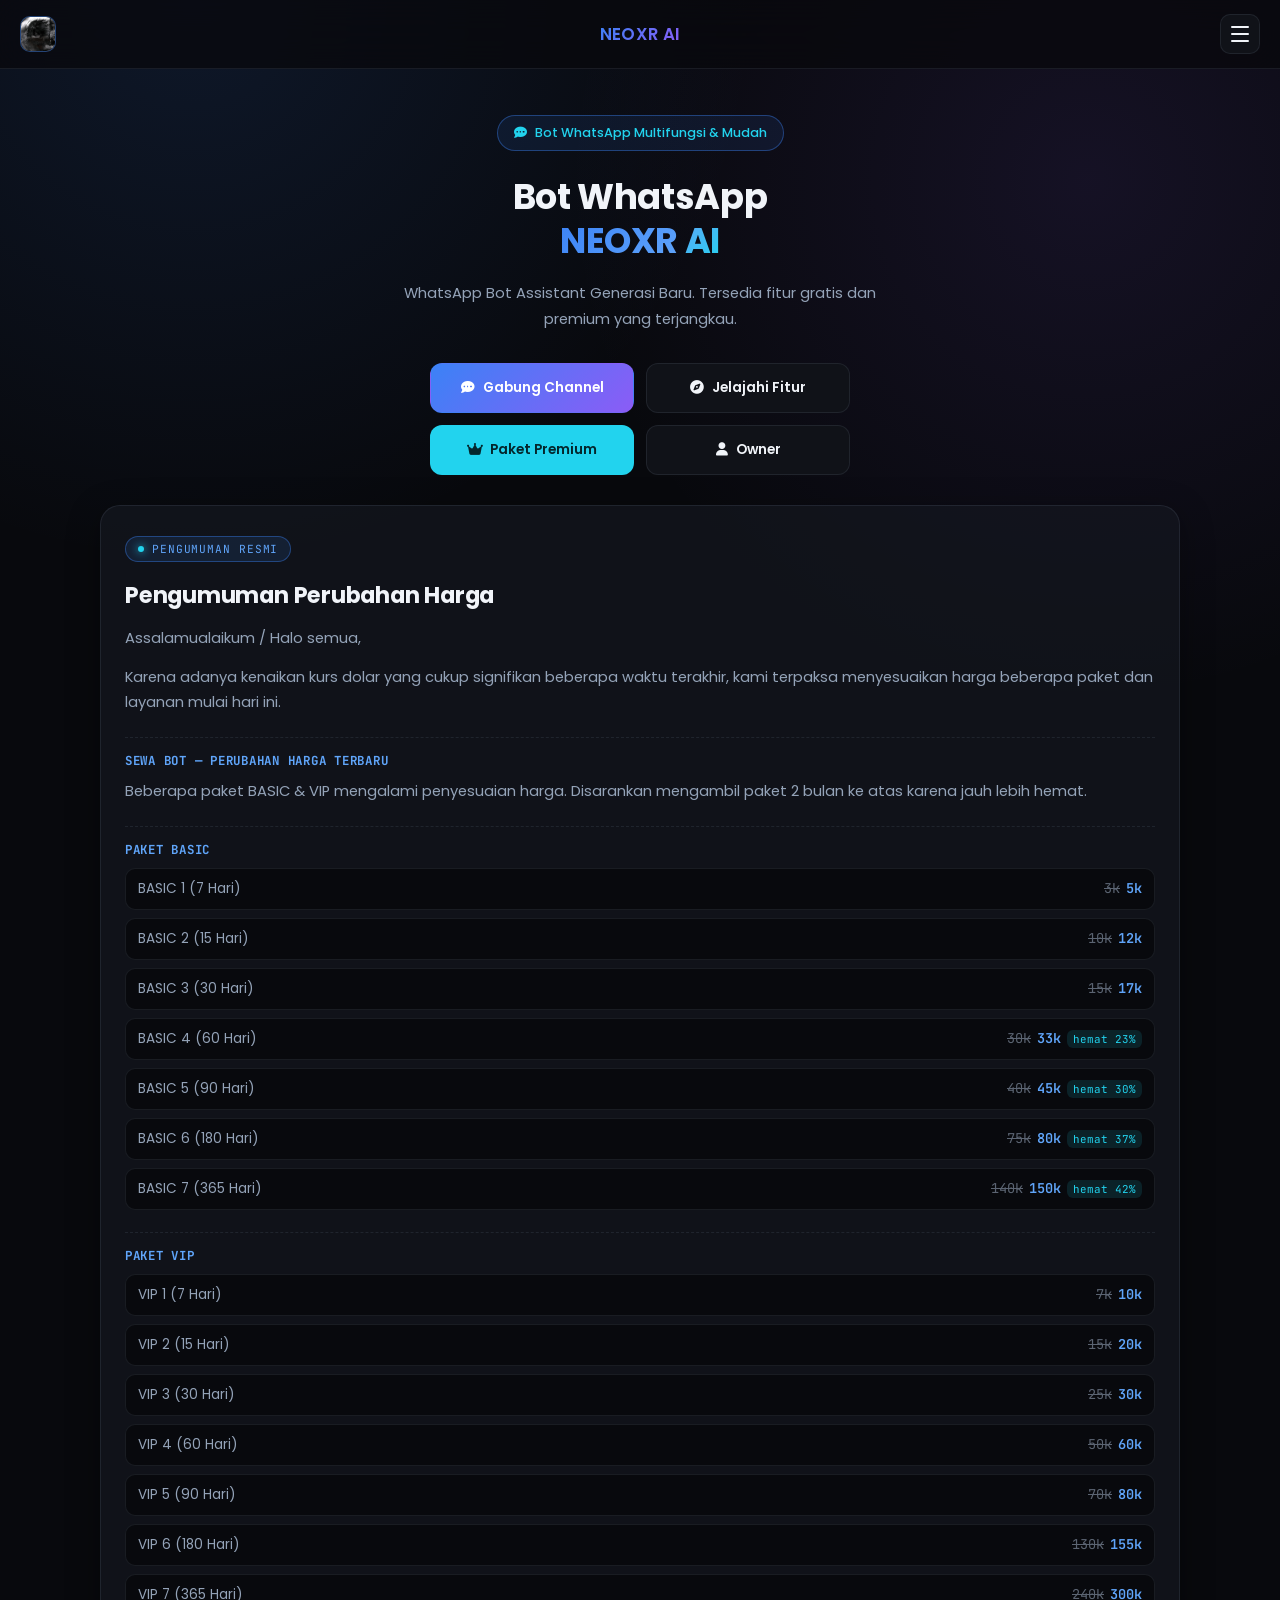
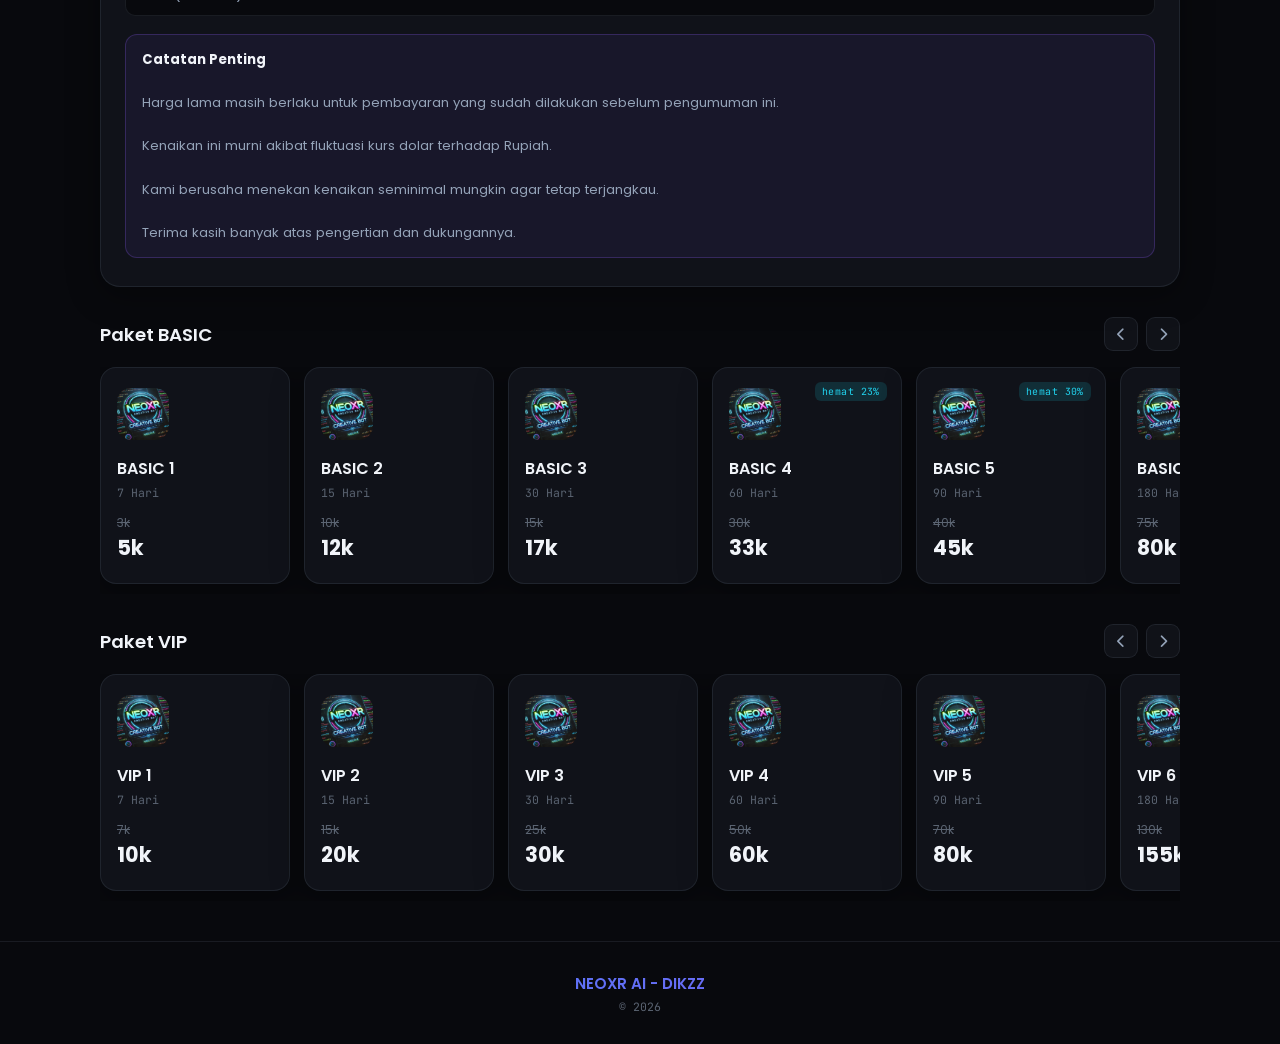
<file: index.html>
<!DOCTYPE html>
<html lang="id">
<head>
<meta charset="UTF-8">
<meta name="viewport" content="width=device-width, initial-scale=1.0">
<title>NEOXR AI - WhatsApp Bot Assistant</title>
<link rel="preconnect" href="https://fonts.googleapis.com">
<link href="https://fonts.googleapis.com/css2?family=Poppins:wght@400;500;600;700&family=JetBrains+Mono:wght@400;500;600&display=swap" rel="stylesheet">
<link rel="stylesheet" href="https://cdnjs.cloudflare.com/ajax/libs/font-awesome/6.5.1/css/all.min.css">
<link rel="stylesheet" href="style.css">
<script src="i18n.js"></script>
</head>
<body data-page-title="title.index">

<div id="loading-screen">
  <div class="loader-ring"></div>
  <div class="loader-terminal"><span id="loader-text">booting neoxr_ai</span><span class="cursor"></span></div>
</div>

<div class="nav-overlay" id="nav-overlay"></div>

<nav class="navbar">
  <div class="nav-left">
    <img src="assets/img/logo.png" alt="Logo" class="nav-logo" id="nav-logo" loading="lazy">
  </div>
  <div class="nav-center" id="nav-title">NEOXR AI</div>
  <button class="hamburger" id="hamburger-btn" aria-label="Menu">
    <span></span><span></span><span></span>
  </button>
</nav>

<div class="nav-menu" id="nav-menu">
  <div class="nav-menu-header">
    <div class="nav-menu-brand">
      <img src="assets/img/logo.png" alt="Logo" id="nav-menu-logo" loading="lazy">
      <span id="nav-menu-name">NEOXR AI</span>
    </div>
    <button class="nav-close" id="nav-close" data-i18n-aria="nav.menu.close" aria-label="Tutup menu"><i class="fa-solid fa-xmark"></i></button>
  </div>

  <div class="nav-group-label" data-i18n="nav.group.main">Utama</div>
  <ul class="nav-menu-list">
    <li><a href="index.html" class="active"><i class="fa-solid fa-house"></i><span data-i18n="nav.beranda">Beranda</span></a></li>
    <li><a href="tentang.html"><i class="fa-solid fa-download"></i><span data-i18n="nav.fitur">Fitur Bot</span></a></li>
    <li><a href="tentang.html#faq-list"><i class="fa-solid fa-comment"></i><span data-i18n="nav.faq">Tanya Jawab</span></a></li>
  </ul>

  <div class="nav-group-label" data-i18n="nav.group.layanan">Layanan</div>
  <ul class="nav-menu-list">
    <li><a href="pembayaran.html"><i class="fa-solid fa-credit-card"></i><span data-i18n="nav.paket">Paket Harga</span></a></li>
    <li><a href="owner.html"><i class="fa-solid fa-user-tie"></i><span data-i18n="nav.owner">Owner</span></a></li>
  </ul>

  <div class="nav-group-label" data-i18n="nav.group.info">Informasi</div>
  <ul class="nav-menu-list">
    <li><a href="tentang.html"><i class="fa-solid fa-circle-info"></i><span data-i18n="nav.tentang">Tentang Bot</span></a></li>
  </ul>

  <div class="nav-menu-footer">
    <div class="nav-pref-row">
      <button class="nav-pref-btn"><i class="fa-solid fa-globe"></i><span data-i18n="nav.lang">Indonesia</span></button>
      <button class="nav-pref-btn"><i class="fa-solid fa-moon"></i><span data-i18n="nav.theme">Gelap</span></button>
    </div>
    <a href="https://whatsapp.com/channel/0029Vb6dW5Z1iUxSKLbWrs19" class="nav-action-btn primary"><i class="fa-solid fa-comment-dots"></i><span data-i18n="nav.join">Gabung Channel</span></a>
  </div>
</div>

<main>
  <div class="container">

    <section class="hero-section fade-in">
      <span class="hero-badge"><i class="fa-solid fa-comment-dots"></i><span id="hero-badge-text" data-i18n="hero.badge">Bot WhatsApp Multifungsi & Mudah</span></span>
      <h1 class="hero-title"><span data-i18n="hero.title.line1">Bot WhatsApp</span><br><span class="grad-blue" id="hero-title-1">NEOXR</span> <span class="grad-cyan" id="hero-title-2">AI</span></h1>
      <p class="hero-desc" id="hero-desc">Bot WhatsApp multifungsi dengan fitur lengkap untuk aktivitas harianmu, lengkap dengan paket gratis dan premium yang terjangkau.</p>
      <div class="hero-actions">
        <a href="https://whatsapp.com/channel/0029Vb6dW5Z1iUxSKLbWrs19" class="hero-btn style-violet"><i class="fa-solid fa-comment-dots"></i><span data-i18n="nav.join">Gabung Channel</span></a>
        <a href="tentang.html" class="hero-btn style-outline"><i class="fa-solid fa-compass"></i><span data-i18n="hero.explore">Jelajahi Fitur</span></a>
        <a href="pembayaran.html" class="hero-btn style-cyan"><i class="fa-solid fa-crown"></i><span data-i18n="hero.premium">Paket Premium</span></a>
        <a href="owner.html" class="hero-btn style-outline"><i class="fa-solid fa-user"></i><span data-i18n="hero.owner">Owner</span></a>
      </div>
    </section>

    <section class="announcement-section">
      <div class="glass-card announcement-card fade-in">
        <span class="announcement-eyebrow mono-tag"><span class="dot"></span><span id="announcement-eyebrow">pengumuman resmi</span></span>
        <h2 class="announcement-title" id="announcement-title">Pengumuman Perubahan Harga</h2>
        <div class="announcement-body" id="announcement-body">
          <div class="skeleton" style="height:220px;"></div>
        </div>
      </div>
    </section>

    <section>
      <div class="section-heading">
        <h2 data-i18n="section.basic">Paket BASIC</h2>
        <div class="carousel-nav">
          <button class="carousel-btn" data-target="basic-carousel" data-dir="-1" data-i18n-aria="carousel.left" aria-label="Geser kiri"><i class="fa-solid fa-chevron-left"></i></button>
          <button class="carousel-btn" data-target="basic-carousel" data-dir="1" data-i18n-aria="carousel.right" aria-label="Geser kanan"><i class="fa-solid fa-chevron-right"></i></button>
        </div>
      </div>
      <div class="carousel-track" id="basic-carousel">
        <div class="skeleton skel-card"></div>
        <div class="skeleton skel-card"></div>
        <div class="skeleton skel-card"></div>
      </div>
    </section>

    <section>
      <div class="section-heading">
        <h2 data-i18n="section.vip">Paket VIP</h2>
        <div class="carousel-nav">
          <button class="carousel-btn" data-target="vip-carousel" data-dir="-1" data-i18n-aria="carousel.left" aria-label="Geser kiri"><i class="fa-solid fa-chevron-left"></i></button>
          <button class="carousel-btn" data-target="vip-carousel" data-dir="1" data-i18n-aria="carousel.right" aria-label="Geser kanan"><i class="fa-solid fa-chevron-right"></i></button>
        </div>
      </div>
      <div class="carousel-track" id="vip-carousel">
        <div class="skeleton skel-card"></div>
        <div class="skeleton skel-card"></div>
        <div class="skeleton skel-card"></div>
      </div>
    </section>

  </div>
</main>

<footer>
  <div class="foot-brand" id="footer-text">NEOXR AI - DIKZZ</div>
  <div class="foot-year" id="footer-year">2026</div>
</footer>

<button class="back-to-top" id="back-to-top" data-i18n-aria="back.to.top" aria-label="Kembali ke atas"><i class="fa-solid fa-arrow-up"></i></button>

<div class="toast-container" id="toast-container"></div>

<script src="script.js"></script>
<script src="index.js"></script>
</body>
</html>
</file>
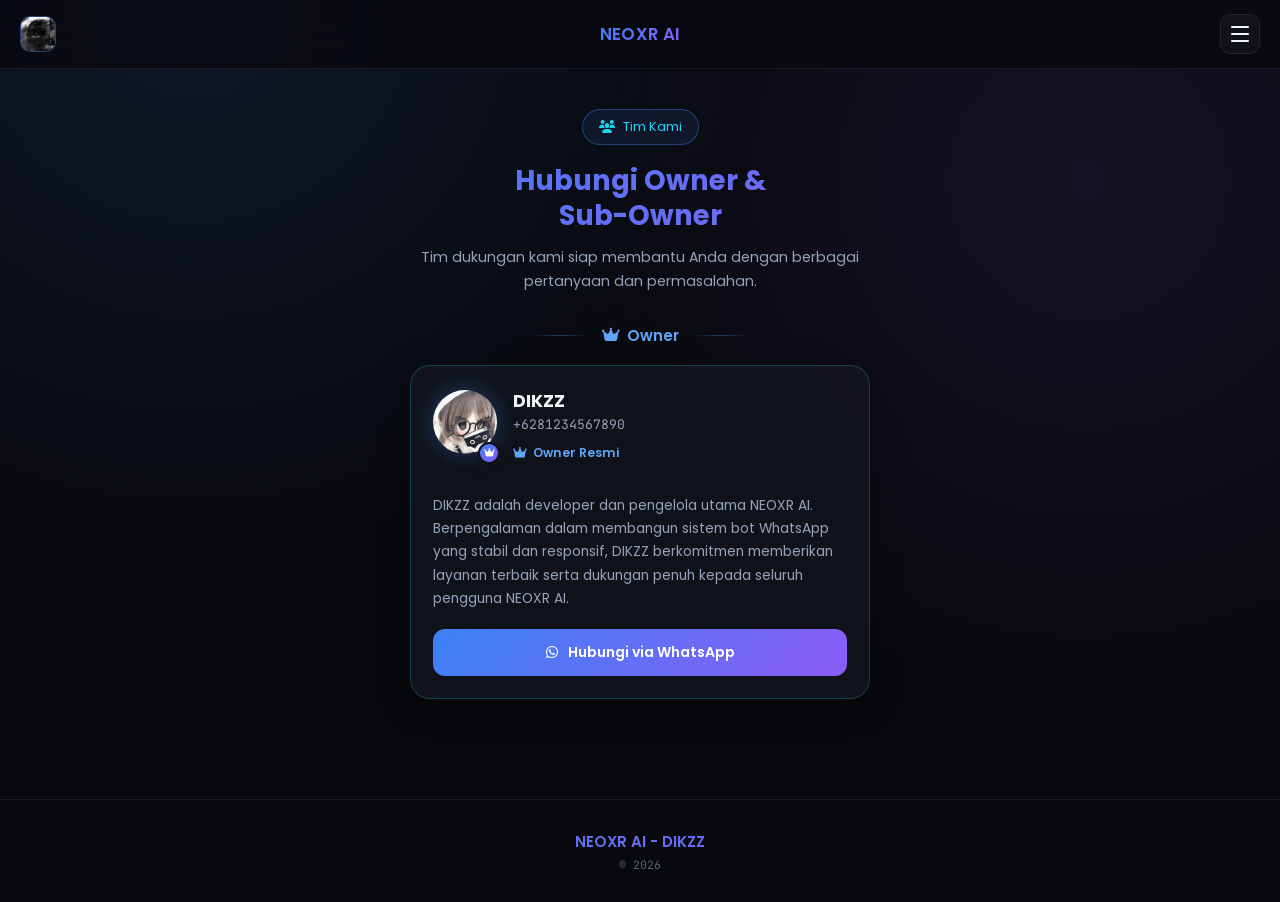
<file: owner.html>
<!DOCTYPE html>
<html lang="id">
<head>
<meta charset="UTF-8">
<meta name="viewport" content="width=device-width, initial-scale=1.0">
<title>Owner - NEOXR AI</title>
<link rel="preconnect" href="https://fonts.googleapis.com">
<link href="https://fonts.googleapis.com/css2?family=Poppins:wght@400;500;600;700&family=JetBrains+Mono:wght@400;500;600&display=swap" rel="stylesheet">
<link rel="stylesheet" href="https://cdnjs.cloudflare.com/ajax/libs/font-awesome/6.5.1/css/all.min.css">
<link rel="stylesheet" href="style.css">
<script src="i18n.js"></script>
</head>
<body data-page-title="title.owner">

<div id="loading-screen">
  <div class="loader-ring"></div>
  <div class="loader-terminal"><span id="loader-text">booting neoxr_ai</span><span class="cursor"></span></div>
</div>

<div class="nav-overlay" id="nav-overlay"></div>

<nav class="navbar">
  <div class="nav-left">
    <img src="assets/img/logo.png" alt="Logo" class="nav-logo" id="nav-logo" loading="lazy">
  </div>
  <div class="nav-center" id="nav-title">NEOXR AI</div>
  <button class="hamburger" id="hamburger-btn" aria-label="Menu">
    <span></span><span></span><span></span>
  </button>
</nav>

<div class="nav-menu" id="nav-menu">
  <div class="nav-menu-header">
    <div class="nav-menu-brand">
      <img src="assets/img/logo.png" alt="Logo" id="nav-menu-logo" loading="lazy">
      <span id="nav-menu-name">NEOXR AI</span>
    </div>
    <button class="nav-close" id="nav-close" data-i18n-aria="nav.menu.close" aria-label="Tutup menu"><i class="fa-solid fa-xmark"></i></button>
  </div>

  <div class="nav-group-label" data-i18n="nav.group.main">Utama</div>
  <ul class="nav-menu-list">
    <li><a href="index.html"><i class="fa-solid fa-house"></i><span data-i18n="nav.beranda">Beranda</span></a></li>
    <li><a href="tentang.html"><i class="fa-solid fa-download"></i><span data-i18n="nav.fitur">Fitur Bot</span></a></li>
    <li><a href="tentang.html#faq-list"><i class="fa-solid fa-comment"></i><span data-i18n="nav.faq">Tanya Jawab</span></a></li>
  </ul>

  <div class="nav-group-label" data-i18n="nav.group.layanan">Layanan</div>
  <ul class="nav-menu-list">
    <li><a href="pembayaran.html"><i class="fa-solid fa-credit-card"></i><span data-i18n="nav.paket">Paket Harga</span></a></li>
    <li><a href="owner.html" class="active"><i class="fa-solid fa-user-tie"></i><span data-i18n="nav.owner">Owner</span></a></li>
  </ul>

  <div class="nav-group-label" data-i18n="nav.group.info">Informasi</div>
  <ul class="nav-menu-list">
    <li><a href="tentang.html"><i class="fa-solid fa-circle-info"></i><span data-i18n="nav.tentang">Tentang Bot</span></a></li>
  </ul>

  <div class="nav-menu-footer">
    <div class="nav-pref-row">
      <button class="nav-pref-btn"><i class="fa-solid fa-globe"></i><span data-i18n="nav.lang">Indonesia</span></button>
      <button class="nav-pref-btn"><i class="fa-solid fa-moon"></i><span data-i18n="nav.theme">Gelap</span></button>
    </div>
    <a href="#" class="nav-action-btn primary"><i class="fa-solid fa-comment-dots"></i><span data-i18n="nav.join">Gabung Channel</span></a>
  </div>
</div>

<main>
  <div class="container">
    <section class="owner-section">
      <div class="owner-section-header fade-in">
        <span class="owner-section-badge"><i class="fa-solid fa-users"></i><span data-i18n="owner.badge">Tim Kami</span></span>
        <h1 class="owner-section-title" data-i18n="owner.title" data-i18n-html>Hubungi Owner &amp;<br>Sub-Owner</h1>
        <p class="owner-section-desc" data-i18n="owner.desc">Tim dukungan kami siap membantu Anda dengan berbagai pertanyaan dan permasalahan.</p>
      </div>

      <div class="owner-divider"><span><i class="fa-solid fa-crown"></i><span data-i18n="owner.section">Owner</span></span></div>

      <div class="glass-card owner-card fade-in">
        <div class="owner-avatar-wrap">
          <img src="assets/img/owner.png" alt="Owner" class="owner-photo" id="owner-photo" loading="lazy">
          <div class="owner-crown"><i class="fa-solid fa-crown"></i></div>
        </div>
        <div class="owner-info">
          <div class="owner-name" id="owner-name">DIKZZ</div>
          <div class="owner-number" id="owner-number">-</div>
          <span class="owner-role"><i class="fa-solid fa-crown"></i><span data-i18n="owner.role">Owner Resmi</span></span>
        </div>
        <div class="owner-card-full">
          <p class="owner-desc" id="owner-desc" data-i18n="owner.loading">Memuat deskripsi owner...</p>
          <a href="#" class="btn-whatsapp" id="owner-wa-btn" target="_blank" rel="noopener">
            <i class="fa-brands fa-whatsapp"></i>
            <span data-i18n="owner.contact">Hubungi via WhatsApp</span>
          </a>
        </div>
      </div>
    </section>
  </div>
</main>

<footer>
  <div class="foot-brand" id="footer-text">NEOXR AI - DIKZZ</div>
  <div class="foot-year" id="footer-year">2026</div>
</footer>

<button class="back-to-top" id="back-to-top" data-i18n-aria="back.to.top" aria-label="Kembali ke atas"><i class="fa-solid fa-arrow-up"></i></button>

<script src="script.js"></script>
<script src="owner.js"></script>
</body>
</html>
</file>
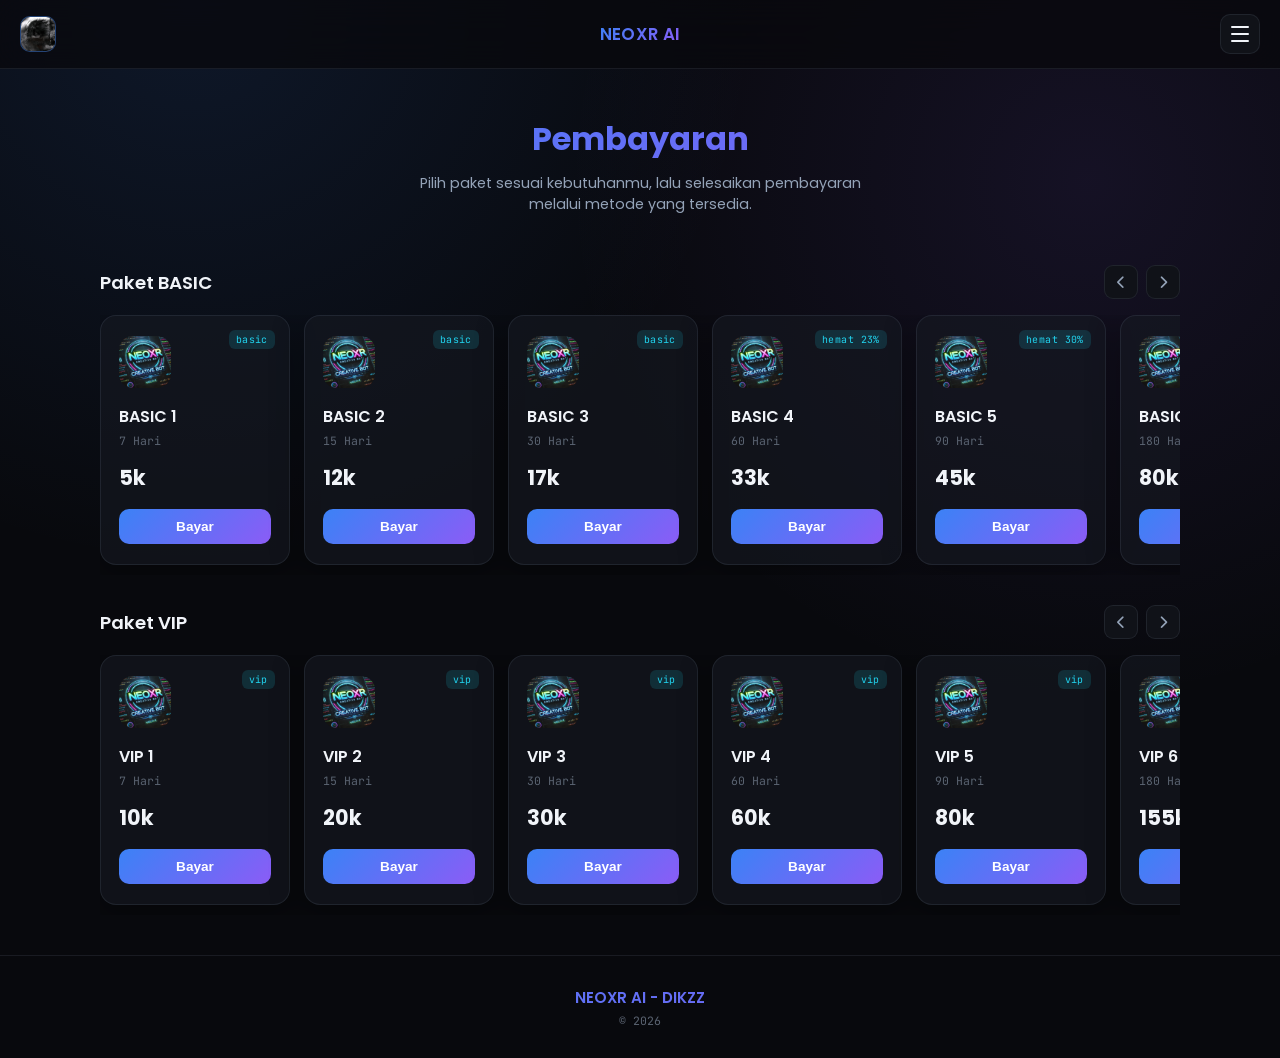
<file: pembayaran.html>
<!DOCTYPE html>
<html lang="id">
<head>
<meta charset="UTF-8">
<meta name="viewport" content="width=device-width, initial-scale=1.0">
<title>Sewa Bot - NEOXR AI</title>
<link rel="preconnect" href="https://fonts.googleapis.com">
<link href="https://fonts.googleapis.com/css2?family=Poppins:wght@400;500;600;700&family=JetBrains+Mono:wght@400;500;600&display=swap" rel="stylesheet">
<link rel="stylesheet" href="https://cdnjs.cloudflare.com/ajax/libs/font-awesome/6.5.1/css/all.min.css">
<link rel="stylesheet" href="style.css">
<script src="i18n.js"></script>
</head>
<body data-page-title="title.pembayaran">

<div id="loading-screen">
  <div class="loader-ring"></div>
  <div class="loader-terminal"><span id="loader-text">booting neoxr_ai</span><span class="cursor"></span></div>
</div>

<div class="nav-overlay" id="nav-overlay"></div>

<nav class="navbar">
  <div class="nav-left">
    <img src="assets/img/logo.png" alt="Logo" class="nav-logo" id="nav-logo" loading="lazy">
  </div>
  <div class="nav-center" id="nav-title">NEOXR AI</div>
  <button class="hamburger" id="hamburger-btn" aria-label="Menu">
    <span></span><span></span><span></span>
  </button>
</nav>

<div class="nav-menu" id="nav-menu">
  <div class="nav-menu-header">
    <div class="nav-menu-brand">
      <img src="assets/img/logo.png" alt="Logo" id="nav-menu-logo" loading="lazy">
      <span id="nav-menu-name">NEOXR AI</span>
    </div>
    <button class="nav-close" id="nav-close" data-i18n-aria="nav.menu.close" aria-label="Tutup menu"><i class="fa-solid fa-xmark"></i></button>
  </div>

  <div class="nav-group-label" data-i18n="nav.group.main">Utama</div>
  <ul class="nav-menu-list">
    <li><a href="index.html"><i class="fa-solid fa-house"></i><span data-i18n="nav.beranda">Beranda</span></a></li>
    <li><a href="tentang.html"><i class="fa-solid fa-download"></i><span data-i18n="nav.fitur">Fitur Bot</span></a></li>
    <li><a href="tentang.html#faq-list"><i class="fa-solid fa-comment"></i><span data-i18n="nav.faq">Tanya Jawab</span></a></li>
  </ul>

  <div class="nav-group-label" data-i18n="nav.group.layanan">Layanan</div>
  <ul class="nav-menu-list">
    <li><a href="pembayaran.html" class="active"><i class="fa-solid fa-credit-card"></i><span data-i18n="nav.paket">Paket Harga</span></a></li>
    <li><a href="owner.html"><i class="fa-solid fa-user-tie"></i><span data-i18n="nav.owner">Owner</span></a></li>
  </ul>

  <div class="nav-group-label" data-i18n="nav.group.info">Informasi</div>
  <ul class="nav-menu-list">
    <li><a href="tentang.html"><i class="fa-solid fa-circle-info"></i><span data-i18n="nav.tentang">Tentang Bot</span></a></li>
  </ul>

  <div class="nav-menu-footer">
    <div class="nav-pref-row">
      <button class="nav-pref-btn"><i class="fa-solid fa-globe"></i><span data-i18n="nav.lang">Indonesia</span></button>
      <button class="nav-pref-btn"><i class="fa-solid fa-moon"></i><span data-i18n="nav.theme">Gelap</span></button>
    </div>
    <a href="#" class="nav-action-btn primary"><i class="fa-solid fa-comment-dots"></i><span data-i18n="nav.join">Gabung Channel</span></a>
  </div>
</div>

<main>
  <div class="container">

    <section class="page-header fade-in">
      <h1 data-i18n="pay.title">Sewa Bot</h1>
      <p data-i18n="pay.desc">Pilih paket sesuai kebutuhanmu, lalu selesaikan pembayaran melalui metode yang tersedia.</p>
    </section>

    <section>
      <div class="section-heading">
        <h2 data-i18n="section.basic">Paket BASIC</h2>
        <div class="carousel-nav">
          <button class="carousel-btn" data-target="basic-payment-carousel" data-dir="-1" data-i18n-aria="carousel.left" aria-label="Geser kiri"><i class="fa-solid fa-chevron-left"></i></button>
          <button class="carousel-btn" data-target="basic-payment-carousel" data-dir="1" data-i18n-aria="carousel.right" aria-label="Geser kanan"><i class="fa-solid fa-chevron-right"></i></button>
        </div>
      </div>
      <div class="carousel-track" id="basic-payment-carousel">
        <div class="skeleton skel-card"></div>
        <div class="skeleton skel-card"></div>
        <div class="skeleton skel-card"></div>
      </div>
    </section>

    <section>
      <div class="section-heading">
        <h2 data-i18n="section.vip">Paket VIP</h2>
        <div class="carousel-nav">
          <button class="carousel-btn" data-target="vip-payment-carousel" data-dir="-1" data-i18n-aria="carousel.left" aria-label="Geser kiri"><i class="fa-solid fa-chevron-left"></i></button>
          <button class="carousel-btn" data-target="vip-payment-carousel" data-dir="1" data-i18n-aria="carousel.right" aria-label="Geser kanan"><i class="fa-solid fa-chevron-right"></i></button>
        </div>
      </div>
      <div class="carousel-track" id="vip-payment-carousel">
        <div class="skeleton skel-card"></div>
        <div class="skeleton skel-card"></div>
        <div class="skeleton skel-card"></div>
      </div>
    </section>

  </div>
</main>

<footer>
  <div class="foot-brand" id="footer-text">NEOXR AI - DIKZZ</div>
  <div class="foot-year" id="footer-year">2026</div>
</footer>

<button class="back-to-top" id="back-to-top" data-i18n-aria="back.to.top" aria-label="Kembali ke atas"><i class="fa-solid fa-arrow-up"></i></button>

<div class="modal-overlay" id="payment-modal">
  <div class="glass-card modal-box">
    <div class="modal-header">
      <h3 id="modal-package-name" data-i18n="pay.modal.title">Pilih Metode Pembayaran</h3>
      <button class="modal-close" id="modal-close" data-i18n-aria="modal.close" aria-label="Tutup"><i class="fa-solid fa-xmark"></i></button>
    </div>
    <div class="pay-method-list">
      <button class="pay-method-item" data-method="dana">
        <div class="pay-method-icon dana"><i class="fa-solid fa-wallet"></i></div>
        <div class="pay-method-info">
          <div class="m-name" data-i18n="pay.dana.name">Dana</div>
          <div class="m-desc" data-i18n="pay.dana.desc">Transfer ke nomor Dana</div>
        </div>
        <i class="fa-solid fa-chevron-down"></i>
      </button>
      <div class="detail-panel" id="detail-dana">
        <div class="detail-number" id="number-dana">-</div>
        <button class="btn-copy" data-copy-target="number-dana"><i class="fa-solid fa-copy"></i> <span data-i18n="pay.copy">Salin Nomor</span></button>
      </div>

      <button class="pay-method-item" data-method="ovo">
        <div class="pay-method-icon ovo"><i class="fa-solid fa-wallet"></i></div>
        <div class="pay-method-info">
          <div class="m-name" data-i18n="pay.ovo.name">OVO</div>
          <div class="m-desc" data-i18n="pay.ovo.desc">Transfer ke nomor OVO</div>
        </div>
        <i class="fa-solid fa-chevron-down"></i>
      </button>
      <div class="detail-panel" id="detail-ovo">
        <div class="detail-number" id="number-ovo">-</div>
        <button class="btn-copy" data-copy-target="number-ovo"><i class="fa-solid fa-copy"></i> <span data-i18n="pay.copy">Salin Nomor</span></button>
      </div>

      <button class="pay-method-item" data-method="gopay">
        <div class="pay-method-icon gopay"><i class="fa-solid fa-wallet"></i></div>
        <div class="pay-method-info">
          <div class="m-name" data-i18n="pay.gopay.name">GoPay</div>
          <div class="m-desc" data-i18n="pay.gopay.desc">Transfer ke nomor GoPay</div>
        </div>
        <i class="fa-solid fa-chevron-down"></i>
      </button>
      <div class="detail-panel" id="detail-gopay">
        <div class="detail-number" id="number-gopay">-</div>
        <button class="btn-copy" data-copy-target="number-gopay"><i class="fa-solid fa-copy"></i> <span data-i18n="pay.copy">Salin Nomor</span></button>
      </div>

      <button class="pay-method-item" data-method="qris" id="qris-trigger">
        <div class="pay-method-icon qris"><i class="fa-solid fa-qrcode"></i></div>
        <div class="pay-method-info">
          <div class="m-name" data-i18n="pay.qris.name">QRIS</div>
          <div class="m-desc" data-i18n="pay.qris.desc">Scan kode QR untuk membayar</div>
        </div>
        <i class="fa-solid fa-chevron-right"></i>
      </button>
    </div>
  </div>
</div>

<div class="qris-popup" id="qris-popup">
  <div class="glass-card qris-box">
    <button class="qris-close" id="qris-close" data-i18n-aria="modal.close" aria-label="Tutup"><i class="fa-solid fa-xmark"></i></button>
    <span class="mono-tag" data-i18n="pay.qris.scan">scan untuk bayar</span>
    <img src="assets/img/qris.png" alt="QRIS" id="qris-image" loading="lazy">
  </div>
</div>

<div class="toast-container" id="toast-container"></div>

<script src="script.js"></script>
<script src="pembayaran.js"></script>
</body>
</html>
</file>
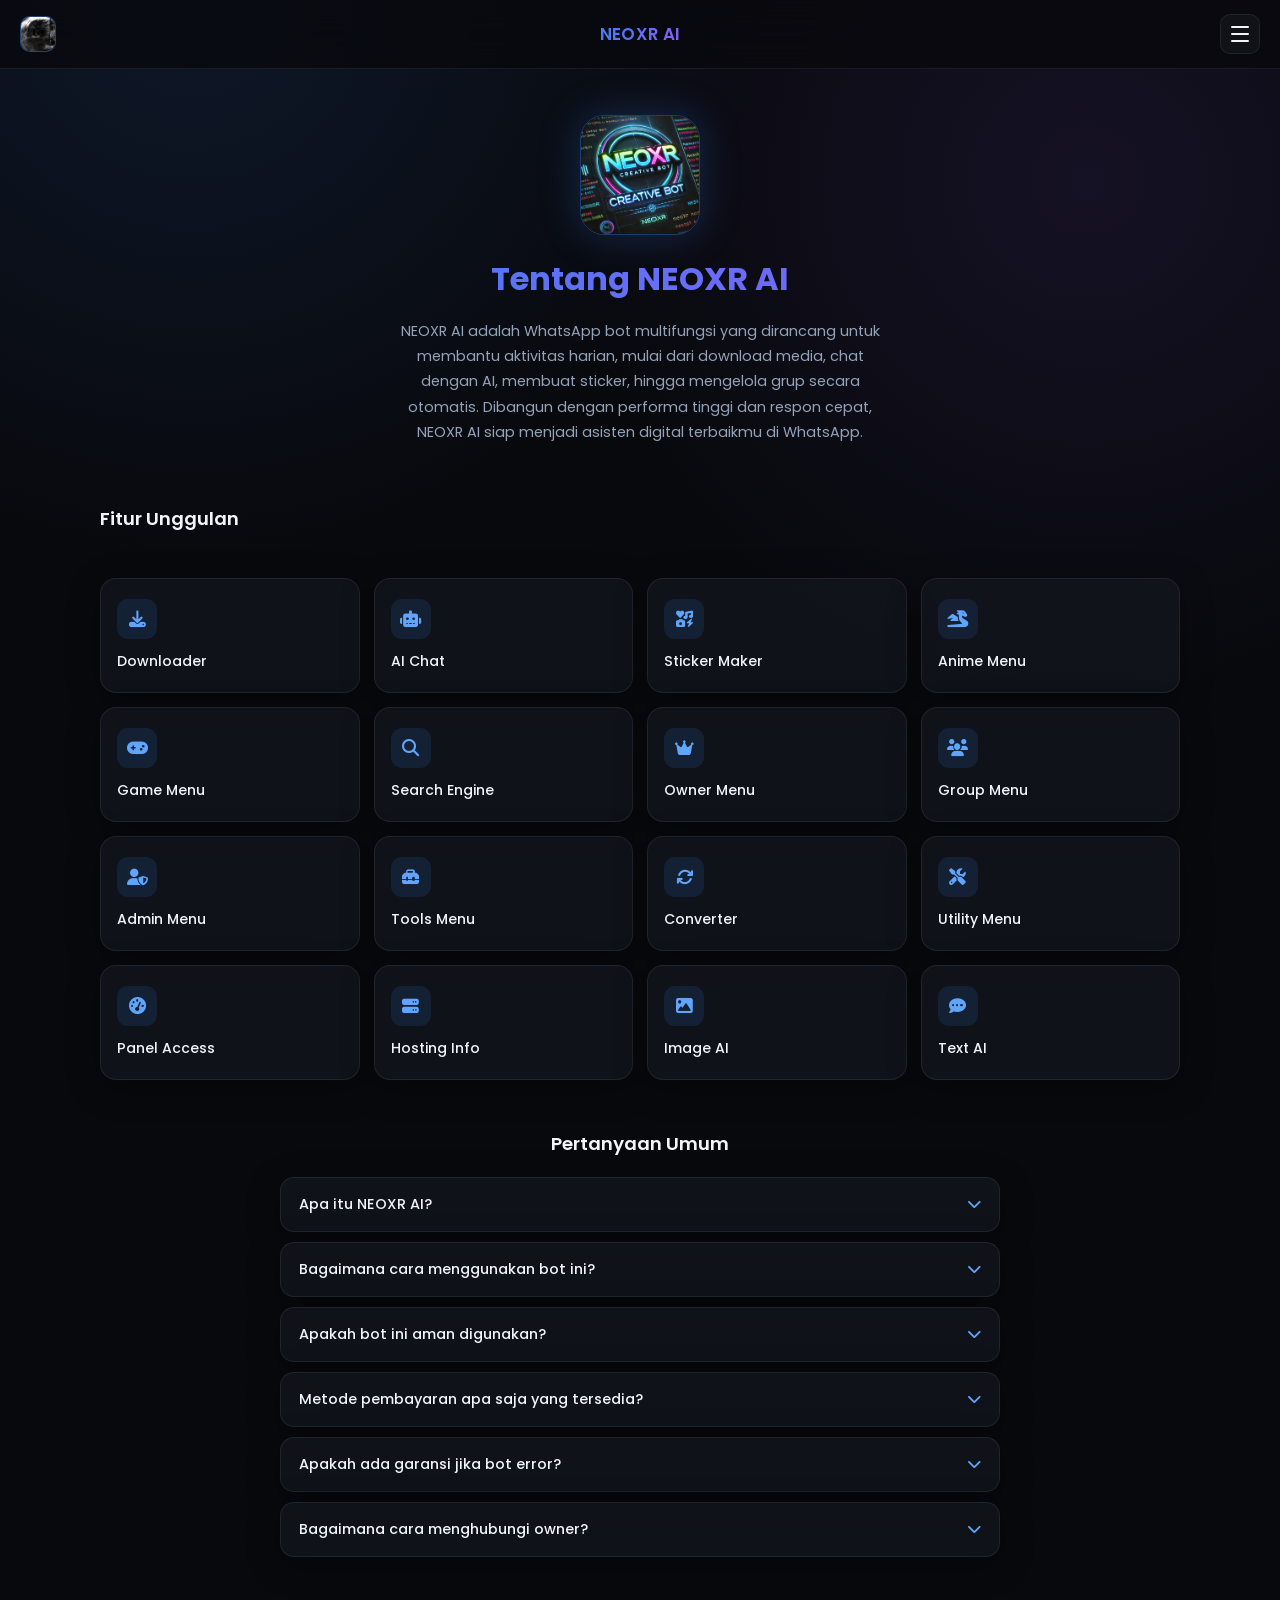
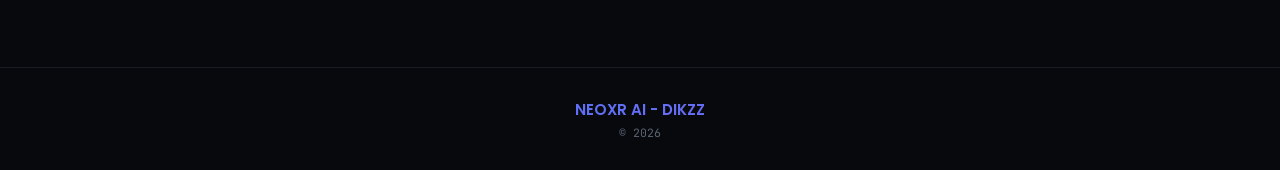
<file: tentang.html>
<!DOCTYPE html>
<html lang="id">
<head>
<meta charset="UTF-8">
<meta name="viewport" content="width=device-width, initial-scale=1.0">
<title>Tentang - NEOXR AI</title>
<link rel="preconnect" href="https://fonts.googleapis.com">
<link href="https://fonts.googleapis.com/css2?family=Poppins:wght@400;500;600;700&family=JetBrains+Mono:wght@400;500;600&display=swap" rel="stylesheet">
<link rel="stylesheet" href="https://cdnjs.cloudflare.com/ajax/libs/font-awesome/6.5.1/css/all.min.css">
<link rel="stylesheet" href="style.css">
<script src="i18n.js"></script>
</head>
<body data-page-title="title.tentang">

<div id="loading-screen">
  <div class="loader-ring"></div>
  <div class="loader-terminal"><span id="loader-text">booting neoxr_ai</span><span class="cursor"></span></div>
</div>

<div class="nav-overlay" id="nav-overlay"></div>

<nav class="navbar">
  <div class="nav-left">
    <img src="assets/img/logo.png" alt="Logo" class="nav-logo" id="nav-logo" loading="lazy">
  </div>
  <div class="nav-center" id="nav-title">NEOXR AI</div>
  <button class="hamburger" id="hamburger-btn" aria-label="Menu">
    <span></span><span></span><span></span>
  </button>
</nav>

<div class="nav-menu" id="nav-menu">
  <div class="nav-menu-header">
    <div class="nav-menu-brand">
      <img src="assets/img/logo.png" alt="Logo" id="nav-menu-logo" loading="lazy">
      <span id="nav-menu-name">NEOXR AI</span>
    </div>
    <button class="nav-close" id="nav-close" data-i18n-aria="nav.menu.close" aria-label="Tutup menu"><i class="fa-solid fa-xmark"></i></button>
  </div>

  <div class="nav-group-label" data-i18n="nav.group.main">Utama</div>
  <ul class="nav-menu-list">
    <li><a href="index.html"><i class="fa-solid fa-house"></i><span data-i18n="nav.beranda">Beranda</span></a></li>
    <li><a href="tentang.html" class="active"><i class="fa-solid fa-download"></i><span data-i18n="nav.fitur">Fitur Bot</span></a></li>
    <li><a href="tentang.html#faq-list"><i class="fa-solid fa-comment"></i><span data-i18n="nav.faq">Tanya Jawab</span></a></li>
  </ul>

  <div class="nav-group-label" data-i18n="nav.group.layanan">Layanan</div>
  <ul class="nav-menu-list">
    <li><a href="pembayaran.html"><i class="fa-solid fa-credit-card"></i><span data-i18n="nav.paket">Paket Harga</span></a></li>
    <li><a href="owner.html"><i class="fa-solid fa-user-tie"></i><span data-i18n="nav.owner">Owner</span></a></li>
  </ul>

  <div class="nav-group-label" data-i18n="nav.group.info">Informasi</div>
  <ul class="nav-menu-list">
    <li><a href="tentang.html"><i class="fa-solid fa-circle-info"></i><span data-i18n="nav.tentang">Tentang Bot</span></a></li>
  </ul>

  <div class="nav-menu-footer">
    <div class="nav-pref-row">
      <button class="nav-pref-btn"><i class="fa-solid fa-globe"></i><span data-i18n="nav.lang">Indonesia</span></button>
      <button class="nav-pref-btn"><i class="fa-solid fa-moon"></i><span data-i18n="nav.theme">Gelap</span></button>
    </div>
    <a href="#" class="nav-action-btn primary"><i class="fa-solid fa-comment-dots"></i><span data-i18n="nav.join">Gabung Channel</span></a>
  </div>
</div>

<main>
  <div class="container">

    <section class="page-header fade-in">
      <img src="assets/img/bot-hero.png" alt="Bot" class="bot-hero-img" id="about-bot-img" loading="lazy">
      <h1 id="about-bot-name">Tentang NEOXR AI</h1>
      <p class="about-desc" id="about-bot-desc" data-i18n="about.loading">Memuat deskripsi bot...</p>
    </section>

    <section>
      <div class="section-heading">
        <h2 data-i18n="about.feature.heading">Fitur Unggulan</h2>
      </div>
      <div class="feature-grid" id="feature-grid">
        <div class="skeleton" style="height:120px;"></div>
        <div class="skeleton" style="height:120px;"></div>
        <div class="skeleton" style="height:120px;"></div>
        <div class="skeleton" style="height:120px;"></div>
      </div>
    </section>

    <section class="faq-section">
      <h2 data-i18n="about.faq.heading">Pertanyaan Umum</h2>
      <div id="faq-list"></div>
    </section>

  </div>
</main>

<footer>
  <div class="foot-brand" id="footer-text">NEOXR AI - DIKZZ</div>
  <div class="foot-year" id="footer-year">2026</div>
</footer>

<button class="back-to-top" id="back-to-top" data-i18n-aria="back.to.top" aria-label="Kembali ke atas"><i class="fa-solid fa-arrow-up"></i></button>

<script src="script.js"></script>
<script src="tentang.js"></script>
</body>
</html>
</file>
<file: style.css>
* {
  margin: 0;
  padding: 0;
  box-sizing: border-box;
}

:root {
  --bg-void: #08090d;
  --bg-surface: #101218;
  --bg-elevated: #171a22;
  --border-soft: rgba(148, 163, 184, 0.12);
  --border-glow: rgba(59, 130, 246, 0.4);
  --text-primary: #f1f4f9;
  --text-secondary: #94a3b8;
  --text-muted: #5b6472;
  --accent-blue: #3b82f6;
  --accent-blue-bright: #60a5fa;
  --accent-violet: #8b5cf6;
  --accent-cyan: #22d3ee;
  --gradient-primary: linear-gradient(135deg, #3b82f6 0%, #8b5cf6 100%);
  --gradient-radial: radial-gradient(circle at top right, rgba(139, 92, 246, 0.15), transparent 60%);
  --font-display: "Poppins", sans-serif;
  --font-mono: "JetBrains Mono", monospace;
  --card-bg: rgba(23, 26, 34, 0.6);
  --card-shadow: 0 8px 32px rgba(0, 0, 0, 0.35);
  --scanline-color: rgba(255, 255, 255, 0.012);
  --overlay-scrim: rgba(0, 0, 0, 0.55);
  color-scheme: dark;
}

[data-theme="light"] {
  --bg-void: #eef1f6;
  --bg-surface: #ffffff;
  --bg-elevated: #f5f7fb;
  --border-soft: rgba(15, 23, 42, 0.1);
  --border-glow: rgba(59, 130, 246, 0.35);
  --text-primary: #1b2130;
  --text-secondary: #545e70;
  --text-muted: #8892a1;
  --accent-blue: #3b82f6;
  --accent-blue-bright: #2563eb;
  --accent-violet: #7c3aed;
  --accent-cyan: #0ea5b7;
  --gradient-primary: linear-gradient(135deg, #3b82f6 0%, #8b5cf6 100%);
  --gradient-radial: radial-gradient(circle at top right, rgba(139, 92, 246, 0.08), transparent 60%);
  --card-bg: rgba(255, 255, 255, 0.75);
  --card-shadow: 0 8px 28px rgba(30, 41, 59, 0.1);
  --scanline-color: rgba(15, 23, 42, 0.012);
  --overlay-scrim: rgba(15, 23, 42, 0.35);
  color-scheme: light;
}

html {
  scroll-behavior: smooth;
}

body {
  background-color: var(--bg-void);
  background-image:
    radial-gradient(circle at 15% 0%, rgba(59, 130, 246, 0.12), transparent 40%),
    radial-gradient(circle at 85% 20%, rgba(139, 92, 246, 0.1), transparent 40%);
  background-attachment: fixed;
  color: var(--text-primary);
  font-family: var(--font-display);
  overflow-x: hidden;
  min-height: 100vh;
  position: relative;
  transition: background-color 0.35s ease, color 0.35s ease;
}

body::before {
  content: "";
  position: fixed;
  inset: 0;
  pointer-events: none;
  background-image: repeating-linear-gradient(
    to bottom,
    var(--scanline-color) 0px,
    var(--scanline-color) 1px,
    transparent 1px,
    transparent 3px
  );
  z-index: 1;
  opacity: 0.4;
}

::selection {
  background: var(--accent-blue);
  color: #ffffff;
}

::-webkit-scrollbar {
  width: 8px;
}

::-webkit-scrollbar-track {
  background: var(--bg-void);
}

::-webkit-scrollbar-thumb {
  background: var(--accent-blue);
  border-radius: 10px;
}

.mono-tag {
  font-family: var(--font-mono);
  font-size: 0.7rem;
  letter-spacing: 0.08em;
  text-transform: uppercase;
  color: var(--accent-blue-bright);
}

#loading-screen {
  position: fixed;
  inset: 0;
  z-index: 999;
  background: var(--bg-void);
  display: flex;
  flex-direction: column;
  align-items: center;
  justify-content: center;
  gap: 18px;
  transition: opacity 0.6s ease, visibility 0.6s ease;
}

#loading-screen.hidden {
  opacity: 0;
  visibility: hidden;
  pointer-events: none;
}

.loader-terminal {
  font-family: var(--font-mono);
  font-size: 0.85rem;
  color: var(--accent-blue-bright);
  display: flex;
  align-items: center;
  gap: 4px;
}

.loader-terminal .cursor {
  width: 8px;
  height: 16px;
  background: var(--accent-blue-bright);
  animation: blink 0.9s steps(1) infinite;
}

@keyframes blink {
  50% { opacity: 0; }
}

.loader-ring {
  width: 46px;
  height: 46px;
  border-radius: 50%;
  border: 2px solid var(--border-soft);
  border-top-color: var(--accent-blue-bright);
  border-right-color: var(--accent-violet);
  animation: spin 0.9s linear infinite;
}

@keyframes spin {
  to { transform: rotate(360deg); }
}

.navbar {
  position: sticky;
  top: 0;
  z-index: 100;
  display: flex;
  align-items: center;
  justify-content: space-between;
  padding: 14px 20px;
  background: rgba(8, 9, 13, 0.75);
  backdrop-filter: blur(18px);
  -webkit-backdrop-filter: blur(18px);
  border-bottom: 1px solid var(--border-soft);
}

.nav-left {
  display: flex;
  align-items: center;
  gap: 10px;
}

.nav-logo {
  width: 36px;
  height: 36px;
  border-radius: 10px;
  object-fit: cover;
  background: var(--bg-elevated);
  border: 1px solid var(--border-glow);
}

.nav-center {
  position: absolute;
  left: 50%;
  transform: translateX(-50%);
  font-weight: 600;
  font-size: 1.05rem;
  letter-spacing: 0.02em;
  background: var(--gradient-primary);
  -webkit-background-clip: text;
  background-clip: text;
  color: transparent;
}

.hamburger {
  width: 40px;
  height: 40px;
  border-radius: 10px;
  border: 1px solid var(--border-soft);
  background: var(--bg-surface);
  display: flex;
  flex-direction: column;
  align-items: center;
  justify-content: center;
  gap: 5px;
  cursor: pointer;
  transition: border-color 0.3s ease, background 0.3s ease;
}

.hamburger:hover {
  border-color: var(--border-glow);
  background: var(--bg-elevated);
}

.hamburger span {
  width: 18px;
  height: 2px;
  background: var(--text-primary);
  border-radius: 2px;
  transition: transform 0.35s ease, opacity 0.35s ease;
}

.hamburger.active span:nth-child(1) {
  transform: translateY(7px) rotate(45deg);
}

.hamburger.active span:nth-child(2) {
  opacity: 0;
}

.hamburger.active span:nth-child(3) {
  transform: translateY(-7px) rotate(-45deg);
}

.nav-menu {
  position: fixed;
  top: 0;
  left: 0;
  height: 100vh;
  width: min(82vw, 300px);
  background: var(--bg-surface);
  border-right: 1px solid var(--border-soft);
  z-index: 110;
  transform: translateX(-100%);
  transition: transform 0.45s cubic-bezier(0.16, 1, 0.3, 1);
  display: flex;
  flex-direction: column;
  padding: 22px 18px;
  overflow-y: auto;
}

.nav-menu.open {
  transform: translateX(0);
}

.nav-menu-header {
  display: flex;
  align-items: center;
  justify-content: space-between;
  gap: 10px;
  margin-bottom: 22px;
  padding-bottom: 18px;
  border-bottom: 1px solid var(--border-soft);
}

.nav-menu-brand {
  display: flex;
  align-items: center;
  gap: 10px;
}

.nav-menu-brand img {
  width: 34px;
  height: 34px;
  border-radius: 9px;
  object-fit: cover;
}

.nav-menu-brand span {
  font-weight: 600;
  font-size: 1rem;
  background: var(--gradient-primary);
  -webkit-background-clip: text;
  background-clip: text;
  color: transparent;
}

.nav-close {
  width: 32px;
  height: 32px;
  border-radius: 50%;
  border: 1px solid var(--border-glow);
  background: transparent;
  color: var(--accent-blue-bright);
  cursor: pointer;
  transition: all 0.3s ease;
  flex-shrink: 0;
}

.nav-close:hover {
  background: rgba(59, 130, 246, 0.12);
}

.nav-group-label {
  font-family: var(--font-mono);
  font-size: 0.66rem;
  letter-spacing: 0.1em;
  text-transform: uppercase;
  color: var(--text-muted);
  padding: 4px 10px;
  margin-top: 14px;
  margin-bottom: 6px;
}

.nav-group-label:first-of-type {
  margin-top: 0;
}

.nav-menu-list {
  display: flex;
  flex-direction: column;
  gap: 2px;
  list-style: none;
}

.nav-menu-list a {
  display: flex;
  align-items: center;
  gap: 12px;
  padding: 12px 10px;
  border-radius: 10px;
  text-decoration: none;
  color: var(--text-secondary);
  font-size: 0.9rem;
  font-weight: 500;
  transition: background 0.3s ease, color 0.3s ease, transform 0.3s ease;
}

.nav-menu-list a i {
  width: 18px;
  color: var(--text-muted);
  transition: color 0.3s ease;
}

.nav-menu-list a:hover {
  background: var(--bg-elevated);
  color: var(--text-primary);
  transform: translateX(3px);
}

.nav-menu-list a.active {
  color: var(--accent-blue-bright);
  background: rgba(59, 130, 246, 0.1);
}

.nav-menu-list a.active i {
  color: var(--accent-blue-bright);
}

.nav-menu-divider {
  height: 1px;
  background: var(--border-soft);
  margin: 16px 0;
}

.nav-menu-footer {
  margin-top: auto;
  display: flex;
  flex-direction: column;
  gap: 8px;
  padding-top: 16px;
}

.nav-pref-row {
  display: flex;
  gap: 8px;
}

.nav-pref-btn {
  flex: 1;
  display: flex;
  align-items: center;
  justify-content: center;
  gap: 6px;
  padding: 10px 8px;
  border-radius: 10px;
  border: 1px solid var(--border-soft);
  background: transparent;
  color: var(--text-secondary);
  font-size: 0.76rem;
  font-family: var(--font-display);
  cursor: pointer;
  transition: background 0.25s ease, border-color 0.25s ease, color 0.25s ease;
}

.nav-pref-btn:hover {
  border-color: var(--border-glow);
  color: var(--text-primary);
}

.nav-pref-btn.is-active {
  background: rgba(59, 130, 246, 0.12);
  border-color: var(--border-glow);
  color: var(--accent-blue-bright);
}

.nav-action-btn {
  width: 100%;
  display: flex;
  align-items: center;
  justify-content: center;
  gap: 8px;
  padding: 12px;
  border-radius: 10px;
  border: none;
  font-size: 0.85rem;
  font-weight: 600;
  cursor: pointer;
  text-decoration: none;
}

.nav-action-btn.primary {
  background: var(--gradient-primary);
  color: #ffffff;
}

.nav-action-btn.secondary {
  background: var(--bg-elevated);
  color: var(--text-primary);
  border: 1px solid var(--border-soft);
}

.nav-overlay {
  position: fixed;
  inset: 0;
  background: var(--overlay-scrim);
  backdrop-filter: blur(2px);
  z-index: 105;
  opacity: 0;
  visibility: hidden;
  transition: opacity 0.4s ease, visibility 0.4s ease;
}

.nav-overlay.open {
  opacity: 1;
  visibility: visible;
}

main {
  position: relative;
  z-index: 2;
  min-height: 70vh;
  animation: pageIn 0.6s ease both;
}

@keyframes pageIn {
  from { opacity: 0; transform: translateY(14px); }
  to { opacity: 1; transform: translateY(0); }
}

.container {
  max-width: 1120px;
  margin: 0 auto;
  padding: 0 20px;
}

.glass-card {
  background: var(--card-bg);
  border: 1px solid var(--border-soft);
  border-radius: 20px;
  backdrop-filter: blur(20px);
  -webkit-backdrop-filter: blur(20px);
  box-shadow: var(--card-shadow);
}

.hero-section {
  padding: 46px 0 30px;
  text-align: center;
}

.hero-badge {
  display: inline-flex;
  align-items: center;
  gap: 8px;
  padding: 8px 16px;
  border-radius: 100px;
  background: rgba(59, 130, 246, 0.1);
  border: 1px solid var(--border-glow);
  font-size: 0.8rem;
  font-weight: 500;
  color: var(--accent-cyan);
  margin-bottom: 24px;
}

.hero-title {
  font-size: 2.2rem;
  font-weight: 700;
  line-height: 1.25;
  letter-spacing: -0.01em;
  margin-bottom: 18px;
}

.hero-title .grad-blue {
  background: linear-gradient(135deg, var(--accent-blue) 0%, var(--accent-blue-bright) 100%);
  -webkit-background-clip: text;
  background-clip: text;
  color: transparent;
}

.hero-title .grad-cyan {
  background: linear-gradient(135deg, var(--accent-blue-bright) 0%, var(--accent-cyan) 100%);
  -webkit-background-clip: text;
  background-clip: text;
  color: transparent;
}

.hero-desc {
  max-width: 480px;
  margin: 0 auto 30px;
  color: var(--text-secondary);
  font-size: 0.92rem;
  line-height: 1.75;
}

.hero-actions {
  display: grid;
  grid-template-columns: 1fr 1fr;
  gap: 12px;
  max-width: 420px;
  margin: 0 auto;
}

.hero-btn {
  display: flex;
  align-items: center;
  justify-content: center;
  gap: 8px;
  padding: 14px 12px;
  border-radius: 12px;
  font-size: 0.85rem;
  font-weight: 600;
  text-decoration: none;
  border: 1px solid transparent;
  cursor: pointer;
  position: relative;
  overflow: hidden;
  transition: transform 0.3s ease, filter 0.3s ease;
}

.hero-btn:hover {
  transform: translateY(-2px);
}

.hero-btn.style-violet {
  background: var(--gradient-primary);
  color: #ffffff;
}

.hero-btn.style-outline {
  background: var(--bg-surface);
  border-color: var(--border-soft);
  color: var(--text-primary);
}

.hero-btn.style-outline:hover {
  border-color: var(--border-glow);
}

.hero-btn.style-cyan {
  background: var(--accent-cyan);
  color: #04262c;
}

.announcement-card {
  padding: 28px 24px;
  position: relative;
  overflow: hidden;
}

.announcement-card::before {
  content: "";
  position: absolute;
  top: -40%;
  right: -20%;
  width: 260px;
  height: 260px;
  background: var(--gradient-radial);
  pointer-events: none;
}

.announcement-eyebrow {
  display: inline-flex;
  align-items: center;
  gap: 8px;
  padding: 5px 12px;
  border-radius: 100px;
  background: rgba(59, 130, 246, 0.12);
  border: 1px solid var(--border-glow);
  margin-bottom: 16px;
}

.announcement-eyebrow .dot {
  width: 6px;
  height: 6px;
  border-radius: 50%;
  background: var(--accent-cyan);
  box-shadow: 0 0 8px var(--accent-cyan);
  animation: pulseDot 1.6s ease-in-out infinite;
}

@keyframes pulseDot {
  0%, 100% { opacity: 1; }
  50% { opacity: 0.35; }
}

.announcement-title {
  font-size: 1.4rem;
  font-weight: 700;
  margin-bottom: 14px;
  letter-spacing: -0.01em;
}

.announcement-body p {
  color: var(--text-secondary);
  font-size: 0.92rem;
  line-height: 1.7;
  margin-bottom: 14px;
}

.announcement-body h3 {
  font-family: var(--font-mono);
  font-size: 0.78rem;
  letter-spacing: 0.06em;
  text-transform: uppercase;
  color: var(--accent-blue-bright);
  margin: 22px 0 10px;
  padding-top: 14px;
  border-top: 1px dashed var(--border-soft);
}

.price-diff-list {
  list-style: none;
  display: flex;
  flex-direction: column;
  gap: 8px;
  margin-bottom: 6px;
}

.price-diff-list li {
  display: flex;
  align-items: baseline;
  justify-content: space-between;
  gap: 10px;
  padding: 10px 12px;
  background: var(--bg-void);
  border: 1px solid var(--border-soft);
  border-radius: 10px;
  font-size: 0.85rem;
}

.price-diff-list .plabel {
  color: var(--text-secondary);
}

.price-diff-list .pvalue {
  font-family: var(--font-mono);
  white-space: nowrap;
}

.price-diff-list .old-price {
  color: var(--text-muted);
  text-decoration: line-through;
  margin-right: 6px;
}

.price-diff-list .new-price {
  color: var(--accent-blue-bright);
  font-weight: 600;
}

.price-diff-list .save-tag {
  margin-left: 6px;
  font-size: 0.68rem;
  padding: 2px 6px;
  border-radius: 6px;
  background: rgba(34, 211, 238, 0.12);
  color: var(--accent-cyan);
}

.note-box {
  margin-top: 18px;
  padding: 14px 16px;
  border-radius: 12px;
  background: rgba(139, 92, 246, 0.08);
  border: 1px solid rgba(139, 92, 246, 0.25);
  font-size: 0.82rem;
  color: var(--text-secondary);
  line-height: 1.65;
}

.note-box strong {
  color: var(--text-primary);
}

.section-heading {
  display: flex;
  align-items: center;
  justify-content: space-between;
  padding: 30px 0 16px;
}

.section-heading h2 {
  font-size: 1.15rem;
  font-weight: 600;
}

.carousel-nav {
  display: flex;
  gap: 8px;
}

.carousel-btn {
  width: 34px;
  height: 34px;
  border-radius: 9px;
  border: 1px solid var(--border-soft);
  background: var(--bg-surface);
  color: var(--text-secondary);
  cursor: pointer;
  transition: all 0.3s ease;
}

.carousel-btn:hover {
  border-color: var(--border-glow);
  color: var(--accent-blue-bright);
  background: var(--bg-elevated);
}

.carousel-track {
  display: flex;
  gap: 14px;
  overflow-x: auto;
  scroll-behavior: smooth;
  padding-bottom: 10px;
  scrollbar-width: none;
}

.carousel-track::-webkit-scrollbar {
  display: none;
}

.pkg-card {
  flex: 0 0 190px;
  scroll-snap-align: start;
  padding: 20px 16px;
  border-radius: 16px;
  position: relative;
  transition: transform 0.35s ease, border-color 0.35s ease, box-shadow 0.35s ease;
}

.pkg-card:hover {
  transform: translateY(-6px);
  border-color: var(--border-glow);
  box-shadow: 0 12px 30px rgba(59, 130, 246, 0.15);
}

.pkg-tag {
  position: absolute;
  top: 14px;
  right: 14px;
  font-family: var(--font-mono);
  font-size: 0.62rem;
  letter-spacing: 0.05em;
  padding: 3px 7px;
  border-radius: 6px;
  background: rgba(34, 211, 238, 0.14);
  color: var(--accent-cyan);
}

.pkg-icon {
  width: 52px;
  height: 52px;
  border-radius: 14px;
  display: flex;
  align-items: center;
  justify-content: center;
  background: var(--gradient-primary);
  margin-bottom: 16px;
  overflow: hidden;
}

.pkg-icon img {
  width: 100%;
  height: 100%;
  object-fit: cover;
}

.pkg-name {
  font-weight: 600;
  font-size: 1rem;
  margin-bottom: 4px;
}

.pkg-duration {
  font-family: var(--font-mono);
  font-size: 0.72rem;
  color: var(--text-muted);
  margin-bottom: 14px;
}

.pkg-price-old {
  font-size: 0.75rem;
  color: var(--text-muted);
  text-decoration: line-through;
}

.pkg-price-new {
  font-size: 1.3rem;
  font-weight: 700;
  color: var(--text-primary);
}

.page-header {
  padding: 46px 0 20px;
  text-align: center;
}

.page-header h1 {
  font-size: 2rem;
  font-weight: 700;
  background: var(--gradient-primary);
  -webkit-background-clip: text;
  background-clip: text;
  color: transparent;
  margin-bottom: 10px;
}

.page-header p {
  color: var(--text-secondary);
  font-size: 0.9rem;
  max-width: 480px;
  margin: 0 auto;
}

.bot-hero-img {
  width: 120px;
  height: 120px;
  border-radius: 24px;
  object-fit: cover;
  margin: 0 auto 20px;
  display: block;
  border: 1px solid var(--border-glow);
  box-shadow: 0 0 40px rgba(59, 130, 246, 0.25);
}

.about-desc {
  max-width: 640px;
  margin: 0 auto;
  text-align: center;
  color: var(--text-secondary);
  font-size: 0.92rem;
  line-height: 1.75;
  padding: 6px 0 10px;
}

.feature-grid {
  display: grid;
  grid-template-columns: repeat(2, 1fr);
  gap: 14px;
  padding: 30px 0;
}

@media (min-width: 640px) {
  .feature-grid {
    grid-template-columns: repeat(3, 1fr);
  }
}

@media (min-width: 900px) {
  .feature-grid {
    grid-template-columns: repeat(4, 1fr);
  }
}

.feature-card {
  padding: 20px 16px;
  border-radius: 16px;
  transition: transform 0.35s ease, border-color 0.35s ease, background 0.35s ease;
  cursor: default;
}

.feature-card:hover {
  transform: translateY(-4px);
  border-color: var(--border-glow);
  background: rgba(59, 130, 246, 0.06);
}

.feature-icon {
  width: 40px;
  height: 40px;
  border-radius: 11px;
  display: flex;
  align-items: center;
  justify-content: center;
  background: rgba(59, 130, 246, 0.12);
  color: var(--accent-blue-bright);
  font-size: 1.05rem;
  margin-bottom: 12px;
}

.feature-name {
  font-size: 0.88rem;
  font-weight: 500;
  color: var(--text-primary);
}

.faq-section {
  padding: 20px 0 60px;
  max-width: 720px;
  margin: 0 auto;
}

.faq-section > h2 {
  text-align: center;
  font-size: 1.15rem;
  font-weight: 600;
  margin-bottom: 20px;
}

.faq-item {
  border-radius: 14px;
  margin-bottom: 10px;
  overflow: hidden;
}

.faq-question {
  width: 100%;
  display: flex;
  align-items: center;
  justify-content: space-between;
  padding: 16px 18px;
  background: transparent;
  border: none;
  color: var(--text-primary);
  font-family: var(--font-display);
  font-size: 0.9rem;
  font-weight: 500;
  text-align: left;
  cursor: pointer;
}

.faq-question i {
  color: var(--accent-blue-bright);
  transition: transform 0.35s ease;
  flex-shrink: 0;
  margin-left: 12px;
}

.faq-item.open .faq-question i {
  transform: rotate(180deg);
}

.faq-answer {
  max-height: 0;
  overflow: hidden;
  transition: max-height 0.4s ease, padding 0.4s ease;
  padding: 0 18px;
}

.faq-item.open .faq-answer {
  max-height: 220px;
  padding: 0 18px 18px;
}

.faq-answer p {
  color: var(--text-secondary);
  font-size: 0.85rem;
  line-height: 1.7;
}

.owner-section {
  padding: 40px 0 60px;
}

.owner-section-header {
  text-align: center;
  margin-bottom: 30px;
}

.owner-section-badge {
  display: inline-flex;
  align-items: center;
  gap: 8px;
  padding: 8px 16px;
  border-radius: 100px;
  background: rgba(59, 130, 246, 0.1);
  border: 1px solid var(--border-glow);
  font-size: 0.8rem;
  color: var(--accent-cyan);
  margin-bottom: 18px;
}

.owner-section-title {
  font-size: 1.7rem;
  font-weight: 700;
  background: var(--gradient-primary);
  -webkit-background-clip: text;
  background-clip: text;
  color: transparent;
  margin-bottom: 12px;
  line-height: 1.3;
}

.owner-section-desc {
  color: var(--text-secondary);
  font-size: 0.88rem;
  max-width: 440px;
  margin: 0 auto;
  line-height: 1.7;
}

.owner-divider {
  display: flex;
  align-items: center;
  gap: 12px;
  justify-content: center;
  margin: 28px 0 18px;
}

.owner-divider::before,
.owner-divider::after {
  content: "";
  height: 1px;
  width: 60px;
  background: linear-gradient(90deg, transparent, var(--border-glow), transparent);
}

.owner-divider span {
  font-weight: 600;
  font-size: 0.95rem;
  color: var(--accent-blue-bright);
  display: flex;
  align-items: center;
  gap: 8px;
  white-space: nowrap;
}

.owner-card {
  max-width: 460px;
  width: 100%;
  margin: 0 auto;
  padding: 22px;
  display: flex;
  align-items: center;
  gap: 16px;
  flex-wrap: wrap;
  border-color: rgba(34, 211, 238, 0.25);
}

.owner-avatar-wrap {
  position: relative;
  flex-shrink: 0;
}

.owner-photo {
  width: 64px;
  height: 64px;
  border-radius: 50%;
  object-fit: cover;
  box-shadow: 0 0 22px rgba(59, 130, 246, 0.35);
}

.owner-crown {
  position: absolute;
  bottom: -3px;
  right: -3px;
  width: 22px;
  height: 22px;
  border-radius: 50%;
  background: var(--gradient-primary);
  border: 2px solid var(--bg-surface);
  display: flex;
  align-items: center;
  justify-content: center;
  font-size: 0.6rem;
  color: #ffffff;
}

.owner-info {
  flex: 1;
  min-width: 180px;
}

.owner-name {
  font-size: 1.1rem;
  font-weight: 700;
  margin-bottom: 2px;
}

.owner-number {
  font-family: var(--font-mono);
  font-size: 0.82rem;
  color: var(--text-secondary);
  margin-bottom: 6px;
}

.owner-role {
  display: inline-flex;
  align-items: center;
  gap: 6px;
  font-size: 0.76rem;
  font-weight: 600;
  color: var(--accent-blue-bright);
}

.owner-card-full {
  width: 100%;
  margin-top: 14px;
}

.owner-desc {
  color: var(--text-secondary);
  font-size: 0.86rem;
  line-height: 1.7;
  margin-bottom: 18px;
  width: 100%;
}

.btn-whatsapp {
  display: inline-flex;
  align-items: center;
  justify-content: center;
  gap: 10px;
  width: 100%;
  padding: 13px 18px;
  border-radius: 12px;
  background: var(--gradient-primary);
  color: #ffffff;
  font-weight: 600;
  font-size: 0.88rem;
  text-decoration: none;
  box-shadow: 0 0 0 rgba(59, 130, 246, 0.4);
  transition: box-shadow 0.4s ease, transform 0.3s ease;
}

.btn-whatsapp:hover {
  box-shadow: 0 0 26px rgba(59, 130, 246, 0.5);
  transform: translateY(-2px);
}

.payment-section {
  padding: 20px 0 40px;
}

.payment-section h2 {
  font-size: 1.15rem;
  font-weight: 600;
  margin-bottom: 16px;
}

.pay-card {
  flex: 0 0 190px;
  scroll-snap-align: start;
  padding: 20px 18px;
  border-radius: 16px;
  transition: transform 0.3s ease, border-color 0.3s ease;
}

.pay-card:hover {
  transform: translateY(-4px);
  border-color: var(--border-glow);
}

.pay-card {
  position: relative;
}

.pay-name {
  font-weight: 600;
  font-size: 1rem;
  margin-bottom: 4px;
}

.pay-duration {
  font-family: var(--font-mono);
  font-size: 0.72rem;
  color: var(--text-muted);
  margin-bottom: 14px;
}

.pay-price {
  font-size: 1.3rem;
  font-weight: 700;
  margin-bottom: 16px;
}

.btn-bayar {
  width: 100%;
  padding: 10px 0;
  border-radius: 10px;
  border: none;
  background: var(--gradient-primary);
  color: #ffffff;
  font-weight: 600;
  font-size: 0.85rem;
  cursor: pointer;
  position: relative;
  overflow: hidden;
  transition: filter 0.3s ease;
}

.btn-bayar:hover {
  filter: brightness(1.1);
}

.ripple {
  position: absolute;
  border-radius: 50%;
  background: rgba(255, 255, 255, 0.5);
  transform: scale(0);
  animation: rippleAnim 0.6s ease-out;
  pointer-events: none;
}

@keyframes rippleAnim {
  to {
    transform: scale(3.2);
    opacity: 0;
  }
}

.modal-overlay {
  position: fixed;
  inset: 0;
  background: rgba(4, 5, 8, 0.7);
  backdrop-filter: blur(6px);
  z-index: 200;
  display: flex;
  align-items: flex-end;
  justify-content: center;
  opacity: 0;
  visibility: hidden;
  transition: opacity 0.35s ease, visibility 0.35s ease;
}

@media (min-width: 640px) {
  .modal-overlay {
    align-items: center;
  }
}

.modal-overlay.open {
  opacity: 1;
  visibility: visible;
}

.modal-box {
  width: 100%;
  max-width: 420px;
  border-radius: 22px 22px 0 0;
  padding: 26px 22px 30px;
  transform: translateY(40px);
  transition: transform 0.4s cubic-bezier(0.16, 1, 0.3, 1);
}

@media (min-width: 640px) {
  .modal-box {
    border-radius: 20px;
    transform: translateY(20px) scale(0.96);
  }
}

.modal-overlay.open .modal-box {
  transform: translateY(0) scale(1);
}

.modal-header {
  display: flex;
  align-items: center;
  justify-content: space-between;
  margin-bottom: 20px;
}

.modal-header h3 {
  font-size: 1.05rem;
  font-weight: 600;
}

.modal-close {
  width: 32px;
  height: 32px;
  border-radius: 9px;
  border: 1px solid var(--border-soft);
  background: transparent;
  color: var(--text-secondary);
  cursor: pointer;
  transition: all 0.3s ease;
}

.modal-close:hover {
  color: var(--accent-blue-bright);
  border-color: var(--border-glow);
}

.pay-method-list {
  display: flex;
  flex-direction: column;
  gap: 10px;
}

.pay-method-item {
  width: 100%;
  display: flex;
  align-items: center;
  gap: 14px;
  padding: 14px;
  border-radius: 13px;
  background: var(--bg-void);
  border: 1px solid var(--border-soft);
  cursor: pointer;
  text-align: left;
  transition: border-color 0.3s ease, background 0.3s ease;
}

.pay-method-item:hover {
  border-color: var(--border-glow);
  background: var(--bg-elevated);
}

.pay-method-icon {
  width: 38px;
  height: 38px;
  border-radius: 10px;
  display: flex;
  align-items: center;
  justify-content: center;
  font-size: 1rem;
  flex-shrink: 0;
}

.pay-method-icon.dana { background: rgba(20, 138, 255, 0.15); color: #148aff; }
.pay-method-icon.ovo { background: rgba(148, 61, 255, 0.15); color: #9435ff; }
.pay-method-icon.gopay { background: rgba(0, 174, 239, 0.15); color: #00aeef; }
.pay-method-icon.qris { background: rgba(34, 211, 238, 0.15); color: var(--accent-cyan); }

.pay-method-info {
  flex: 1;
}

.pay-method-info .m-name {
  font-size: 0.88rem;
  font-weight: 600;
}

.pay-method-info .m-desc {
  font-size: 0.72rem;
  color: var(--text-muted);
}

.detail-panel {
  display: none;
  margin-top: 16px;
  padding: 16px;
  border-radius: 13px;
  background: var(--bg-void);
  border: 1px solid var(--border-soft);
}

.detail-panel.show {
  display: block;
  animation: fadeSlideIn 0.35s ease both;
}

@keyframes fadeSlideIn {
  from { opacity: 0; transform: translateY(-6px); }
  to { opacity: 1; transform: translateY(0); }
}

.detail-number {
  font-family: var(--font-mono);
  font-size: 1.1rem;
  letter-spacing: 0.03em;
  margin-bottom: 12px;
}

.btn-copy {
  width: 100%;
  padding: 10px 0;
  border-radius: 9px;
  border: 1px solid var(--border-glow);
  background: rgba(59, 130, 246, 0.1);
  color: var(--accent-blue-bright);
  font-weight: 600;
  font-size: 0.82rem;
  cursor: pointer;
  transition: background 0.3s ease;
}

.btn-copy:hover {
  background: rgba(59, 130, 246, 0.2);
}

.qris-popup {
  position: fixed;
  inset: 0;
  z-index: 210;
  background: rgba(4, 5, 8, 0.85);
  backdrop-filter: blur(8px);
  display: flex;
  align-items: center;
  justify-content: center;
  opacity: 0;
  visibility: hidden;
  transition: opacity 0.35s ease, visibility 0.35s ease;
  padding: 20px;
}

.qris-popup.open {
  opacity: 1;
  visibility: visible;
}

.qris-box {
  max-width: 340px;
  width: 100%;
  padding: 24px;
  text-align: center;
  position: relative;
  transform: scale(0.92);
  transition: transform 0.4s cubic-bezier(0.16, 1, 0.3, 1);
}

.qris-popup.open .qris-box {
  transform: scale(1);
}

.qris-box img {
  width: 100%;
  border-radius: 14px;
  margin-top: 14px;
  background: #ffffff;
  padding: 10px;
}

.qris-close {
  position: absolute;
  top: -14px;
  right: -14px;
  width: 36px;
  height: 36px;
  border-radius: 50%;
  border: 1px solid var(--border-soft);
  background: var(--bg-surface);
  color: var(--text-primary);
  cursor: pointer;
}

footer {
  position: relative;
  z-index: 2;
  padding: 30px 20px;
  text-align: center;
  border-top: 1px solid var(--border-soft);
  margin-top: 40px;
}

footer .foot-brand {
  font-weight: 600;
  font-size: 0.95rem;
  background: var(--gradient-primary);
  -webkit-background-clip: text;
  background-clip: text;
  color: transparent;
  margin-bottom: 4px;
}

footer .foot-year {
  font-family: var(--font-mono);
  font-size: 0.72rem;
  color: var(--text-muted);
}

.back-to-top {
  position: fixed;
  bottom: 24px;
  right: 20px;
  width: 44px;
  height: 44px;
  border-radius: 13px;
  background: var(--gradient-primary);
  color: #ffffff;
  border: none;
  z-index: 90;
  cursor: pointer;
  display: flex;
  align-items: center;
  justify-content: center;
  opacity: 0;
  visibility: hidden;
  transform: translateY(10px);
  transition: opacity 0.35s ease, visibility 0.35s ease, transform 0.35s ease;
  box-shadow: 0 8px 20px rgba(59, 130, 246, 0.35);
}

.back-to-top.show {
  opacity: 1;
  visibility: visible;
  transform: translateY(0);
}

.toast-container {
  position: fixed;
  bottom: 24px;
  left: 50%;
  transform: translateX(-50%);
  z-index: 300;
  display: flex;
  flex-direction: column;
  gap: 8px;
  align-items: center;
}

.toast {
  display: flex;
  align-items: center;
  gap: 10px;
  padding: 12px 18px;
  border-radius: 100px;
  background: var(--bg-elevated);
  border: 1px solid var(--border-glow);
  font-size: 0.82rem;
  box-shadow: 0 10px 30px rgba(0, 0, 0, 0.4);
  animation: toastIn 0.35s ease both, toastOut 0.35s ease 2.2s forwards;
  white-space: nowrap;
}

.toast i {
  color: var(--accent-cyan);
}

@keyframes toastIn {
  from { opacity: 0; transform: translateY(14px); }
  to { opacity: 1; transform: translateY(0); }
}

@keyframes toastOut {
  to { opacity: 0; transform: translateY(-8px); }
}

.skeleton {
  background: linear-gradient(90deg, var(--bg-surface) 25%, var(--bg-elevated) 50%, var(--bg-surface) 75%);
  background-size: 200% 100%;
  animation: skeletonWave 1.4s ease-in-out infinite;
  border-radius: 14px;
}

@keyframes skeletonWave {
  0% { background-position: 200% 0; }
  100% { background-position: -200% 0; }
}

.skel-card {
  flex: 0 0 190px;
  height: 190px;
}

.fade-in {
  animation: fadeIn 0.5s ease both;
}

@keyframes fadeIn {
  from { opacity: 0; }
  to { opacity: 1; }
}

@media (prefers-reduced-motion: reduce) {
  *, *::before, *::after {
    animation-duration: 0.01ms !important;
    animation-iteration-count: 1 !important;
    transition-duration: 0.01ms !important;
    scroll-behavior: auto !important;
  }
}

a:focus-visible,
button:focus-visible,
.hamburger:focus-visible {
  outline: 2px solid var(--accent-blue-bright);
  outline-offset: 2px;
}
</file>
